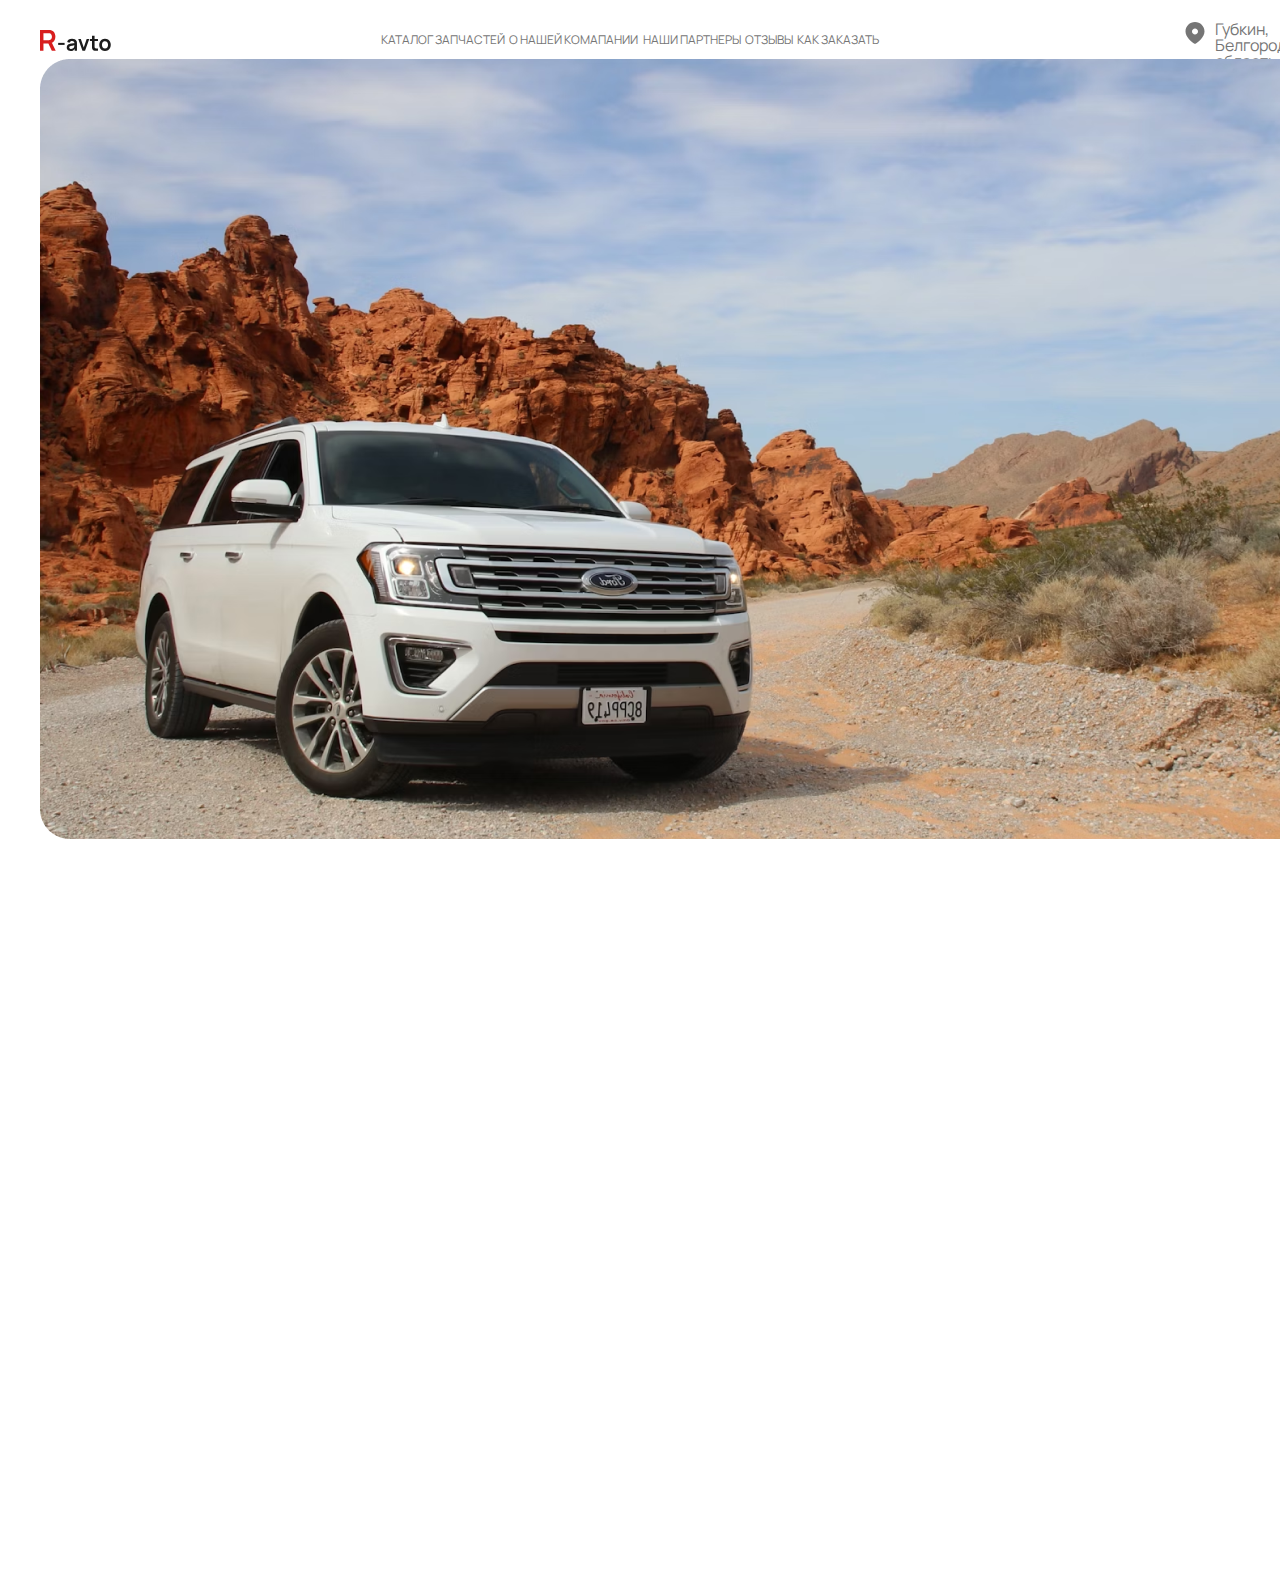
<file: index.html>
<!DOCTYPE html>
<html lang="en">
<head>
    <meta charset="UTF-8">
    <meta name="viewport" content="width=device-width, initial-scale=1.0">
    <link rel="stylesheet" href="style.css">
    <link rel="preconnect" href="https://fonts.googleapis.com">
    <link rel="preconnect" href="https://fonts.gstatic.com" crossorigin>
    <link href="https://fonts.googleapis.com/css2?family=Chivo+Mono:ital,wght@0,100..900;1,100..900&family=Manrope:wght@200..800&family=Poppins:ital,wght@0,100;0,200;0,300;0,400;0,500;0,600;0,700;0,800;0,900;1,100;1,200;1,300;1,400;1,500;1,600;1,700;1,800;1,900&display=swap" rel="stylesheet">
    <title>R-avto</title>
</head>
<body>
    <header>
        <div class="logo">
            <img src="images/logo2.svg">
        </div>
        <div class="menu">
            <p>КАТАЛОГ ЗАПЧАСТЕЙ</p>
            <p>О НАШЕЙ КОМАПАНИИ</p>
            <p>НАШИ ПАРТНЕРЫ</p>
            <p>ОТЗЫВЫ</p>
            <p>КАК ЗАКАЗАТЬ</p>
        </div>
        <div class="addres">
            <img src="icons/Pin 24px.svg" class="pin">
            <p class="addres_2">Губкин,
                Белгородская область</p>
        </div>
    </header>
    <div class="fon">
        <img src="images/image.png">
        <div class="table">
            
        </div>
    </div>
</body>
</html>
</file>
<file: style.css>
*{
    margin: 0;
    padding: 0;
    font-family: "Manrope", serif;
    box-sizing: border-box;
}


header{
    width: 1362px;
    height: 30px;
    display: flex;
    justify-content: space-between;
}

.logo{
    width: 70px;
    height: 21px;
    margin-top: 30px;
    margin-bottom: 30px;
    margin-left: 40px;
}

.menu{
    width: 677px;
    height: 12px;
    color: #757575;
    font-size: 12px;
    display: flex;
    justify-content: space-between;
    margin-left: 271px;
    margin-right: 152px;
    margin-top: 31px;
    margin-bottom: 37px;
}

.addres{
    width: 191px;
    height: 24px;
    margin-top: 21px;
    margin-right: 38px;
    margin-left: 152px;
    display: flex;
    justify-content: space-between;
}

.pin{
    width: 24px;
    height: 24px;
    margin-right: 8px;
}

.addres_2{
    width: 159;
    height: 24px;
    height: 12px;
    color: #757575;
    letter-spacing: 2%;
    line-height: 100%;
}

.fon{
    width: 1360px;
    height: 780px;
    margin-top: 29px;
    margin-left: 40px;
    margin-right: 40px;
    margin-bottom: 40px;
}

.table{
    width: 582px;
    height: 706px;
    background-color: white;
    margin-right: 26px;
    margin-top: 37px;
    margin-bottom: 37px;
}
</file>
